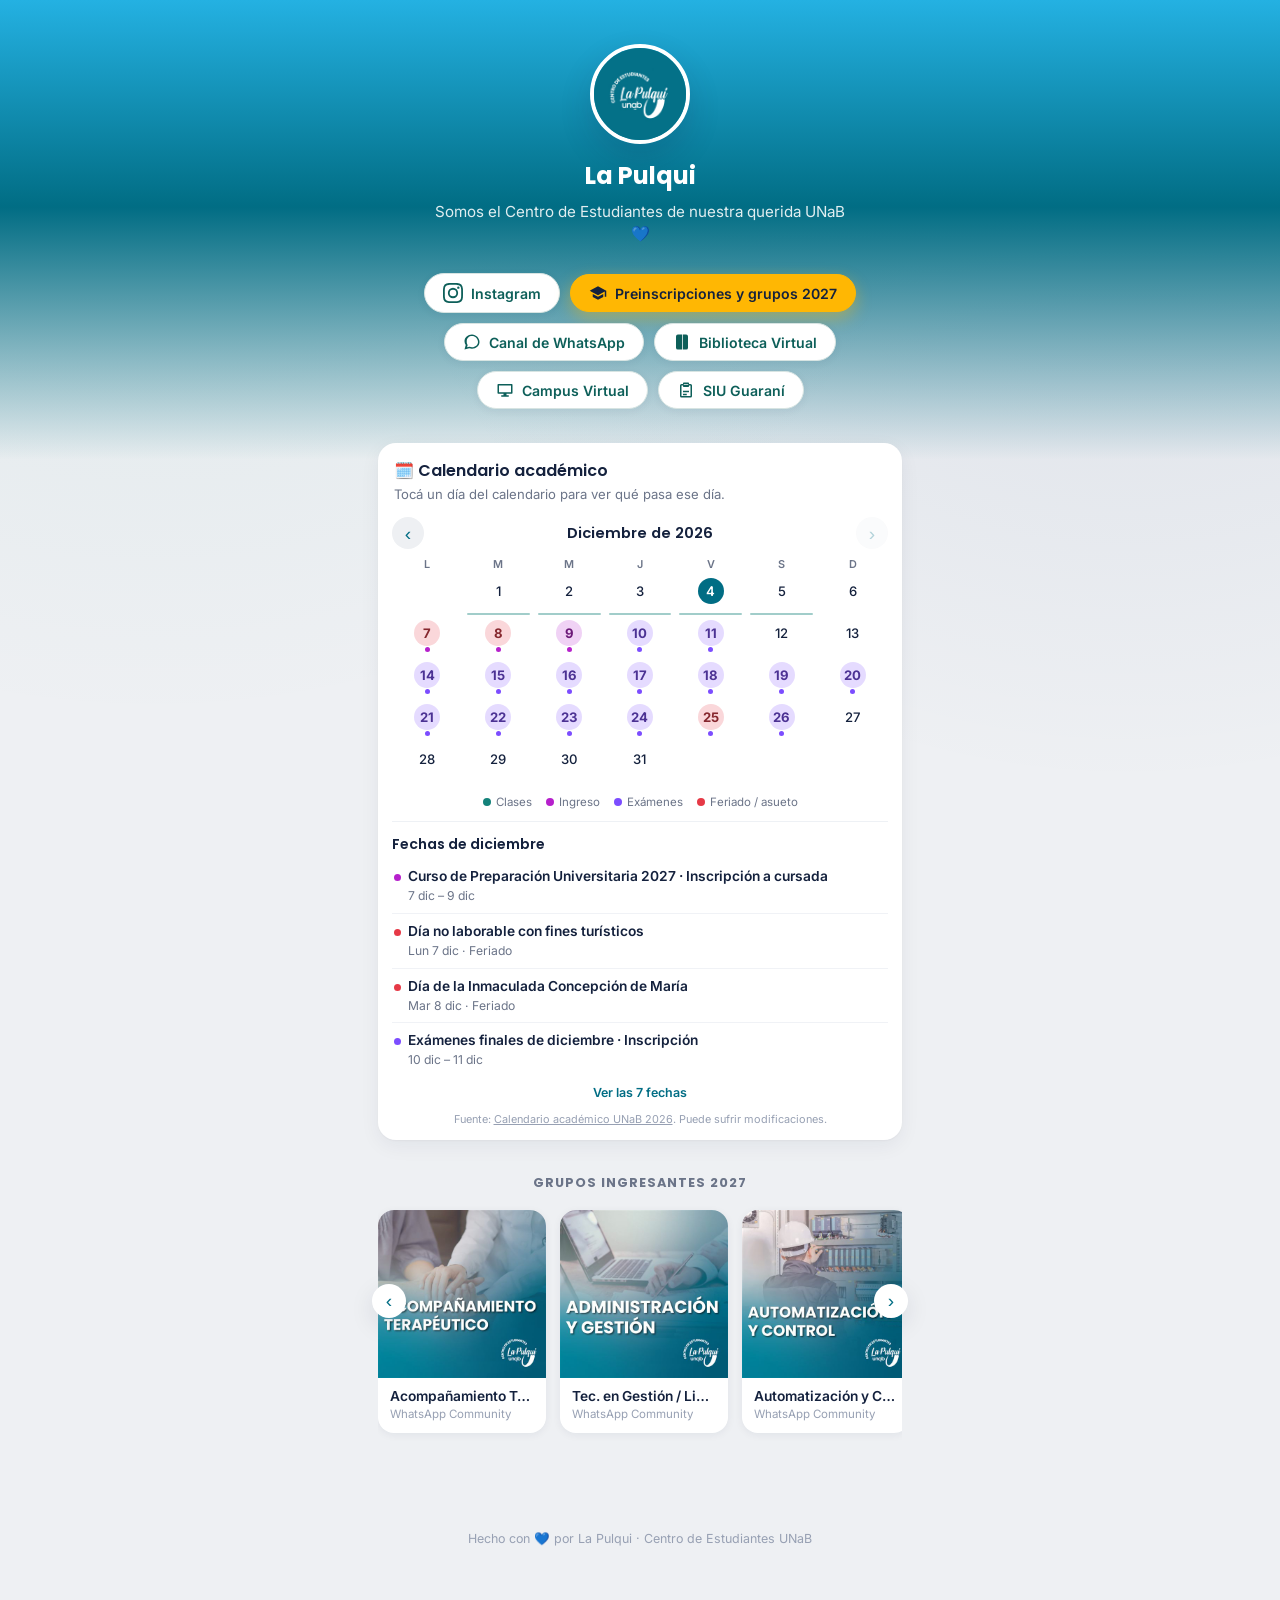
<file: index.html>
<!DOCTYPE html>
<html lang="es">
<head>
<meta charset="UTF-8" />
<meta name="viewport" content="width=device-width, initial-scale=1.0" />
<title>La Pulqui — Centro de Estudiantes UNaB</title>
<meta name="description" content="Links de La Pulqui, Centro de Estudiantes de la UNaB" />
<link rel="icon" href="assets/avatar.png" />
<link rel="preconnect" href="https://fonts.googleapis.com">
<link rel="preconnect" href="https://fonts.gstatic.com" crossorigin>
<link href="https://fonts.googleapis.com/css2?family=Poppins:wght@500;600;700&family=Inter:wght@400;500;600;700&display=swap" rel="stylesheet">
<link rel="stylesheet" href="style.css" />
</head>
<body>

  <div class="hero-gradient" aria-hidden="true"></div>
  <div class="bg-decor" id="bg-decor" aria-hidden="true"></div>

  <header class="profile__hero">
    <img class="profile__avatar" src="assets/avatar.png" alt="La Pulqui" />
    <h1 class="profile__name">La Pulqui</h1>
    <p class="profile__description"></p>
  </header>

  <main class="page">

    <div class="hero-links" id="hero-links">
      <a class="profile__social" id="instagram-link" href="#" target="_blank" rel="noopener noreferrer" aria-label="Instagram">
        <svg viewBox="0 0 24 24" width="20" height="20" fill="currentColor" aria-hidden="true">
          <path d="M12 2.2c3.2 0 3.58.01 4.85.07 3.25.15 4.77 1.69 4.92 4.92.06 1.27.07 1.65.07 4.85s-.01 3.58-.07 4.85c-.15 3.23-1.66 4.77-4.92 4.92-1.27.06-1.64.07-4.85.07s-3.58-.01-4.85-.07c-3.26-.15-4.77-1.7-4.92-4.92-.06-1.27-.07-1.65-.07-4.85s.02-3.58.07-4.85c.15-3.23 1.66-4.77 4.92-4.92 1.27-.06 1.65-.07 4.85-.07zM12 0C8.74 0 8.33.01 7.05.07 2.7.27.27 2.69.07 7.05.01 8.33 0 8.74 0 12s.01 3.67.07 4.95c.2 4.36 2.62 6.78 6.98 6.98C8.33 23.99 8.74 24 12 24s3.67-.01 4.95-.07c4.35-.2 6.78-2.62 6.98-6.98.06-1.28.07-1.69.07-4.95s-.01-3.67-.07-4.95c-.2-4.35-2.62-6.78-6.98-6.98C15.67.01 15.26 0 12 0zm0 5.84A6.16 6.16 0 1 0 18.16 12 6.16 6.16 0 0 0 12 5.84zM12 16a4 4 0 1 1 4-4 4 4 0 0 1-4 4zm6.4-11.85a1.44 1.44 0 1 0 1.44 1.44 1.44 1.44 0 0 0-1.44-1.44z"/>
        </svg>
        <span>Instagram</span>
      </a>
    </div>

    <!-- ACTIVIDADES ABIERTAS: se llena solo desde Google Sheets -->
    <section id="actividades" class="activities" hidden>
      <h2 class="activities__title">📅 Actividades abiertas</h2>
      <ul id="activities-list" class="activities__list"></ul>
    </section>

    <!-- CALENDARIO ACADÉMICO: siempre abre en el mes actual (calendar.js) -->
    <section class="calendar" data-scope="general" data-title="🗓️ Calendario académico" data-help="Tocá un día del calendario para ver qué pasa ese día."></section>

    <!-- GRUPOS INGRESANTES: un carrusel de tarjetas con imagen por año -->
    <div id="groups-container" class="groups-container"></div>

    <div id="sections"></div>

    <footer class="footer">
      <p>Hecho con 💙 por La Pulqui · Centro de Estudiantes UNaB</p>
    </footer>

  </main>

  <script src="config.js"></script>
  <script src="common.js"></script>
  <script src="calendar-data.js"></script>
  <script src="calendar.js"></script>
  <script src="script.js"></script>
</body>
</html>
</file>
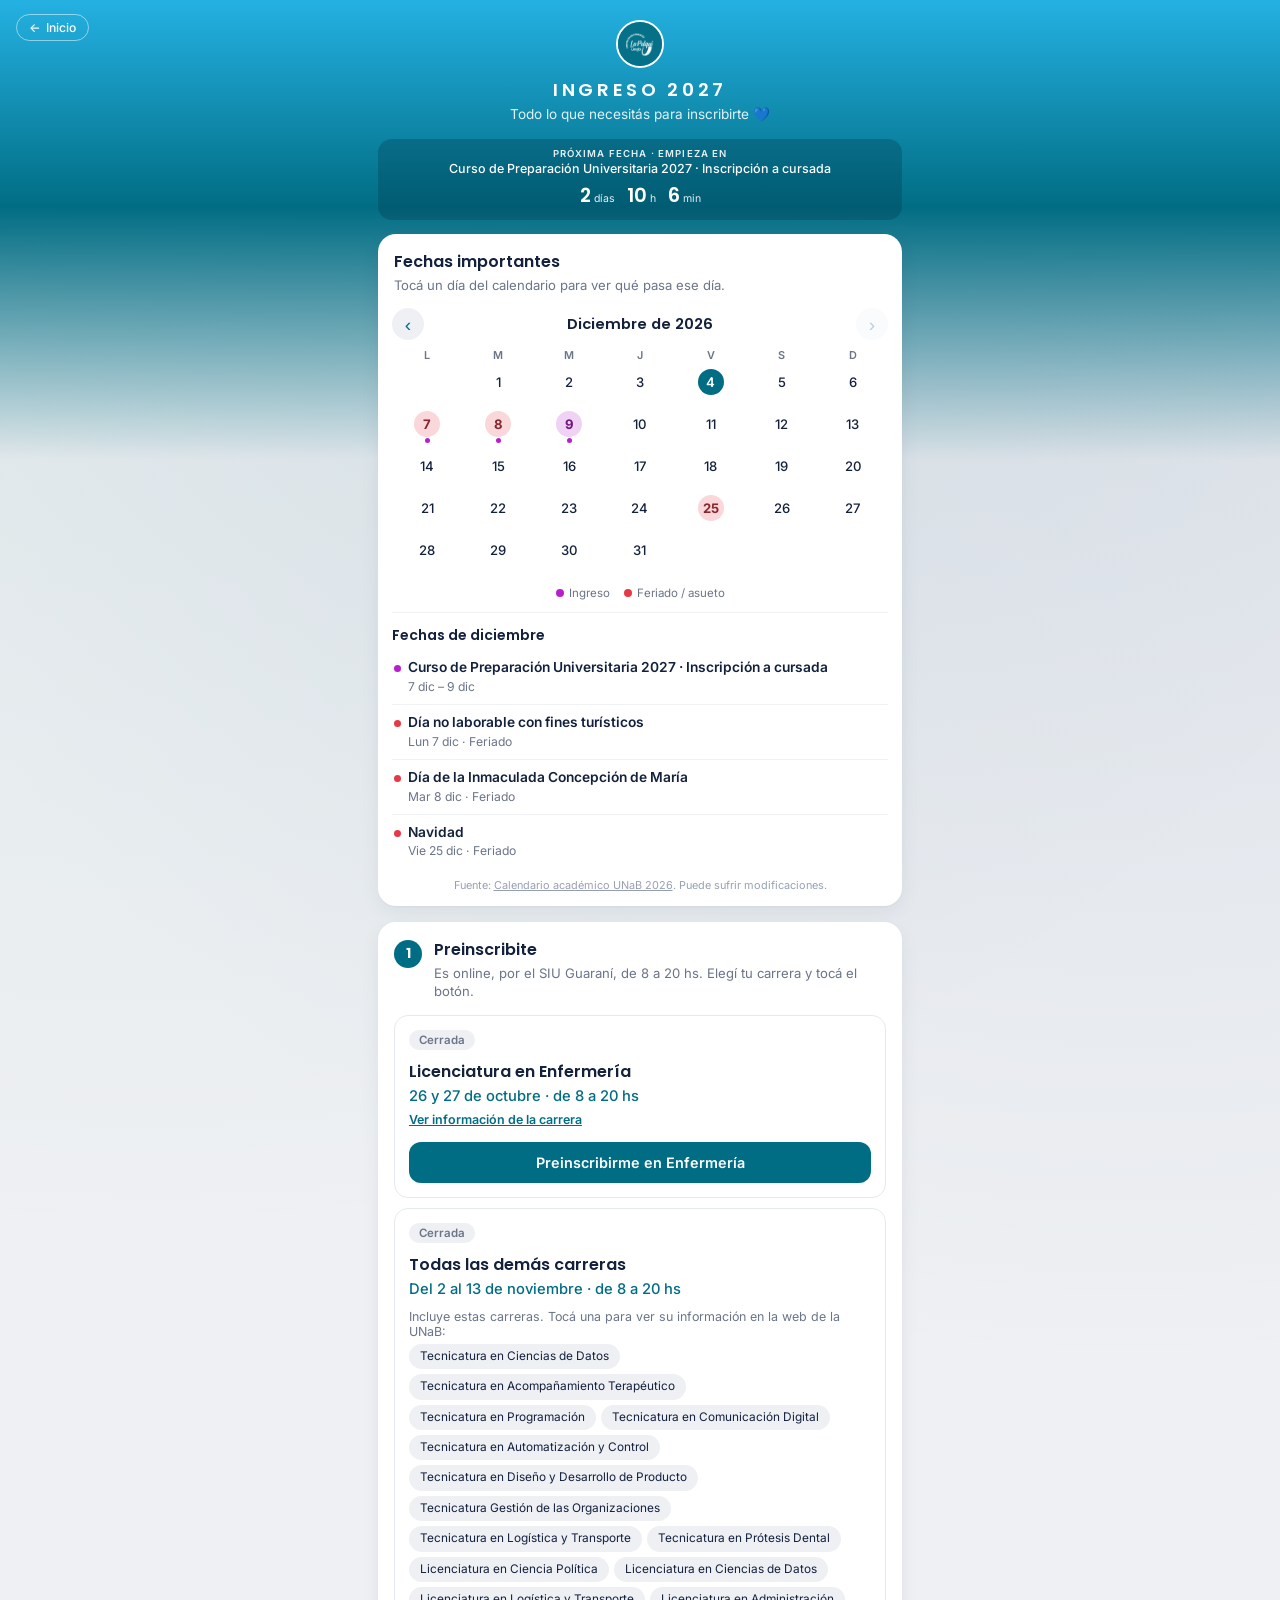
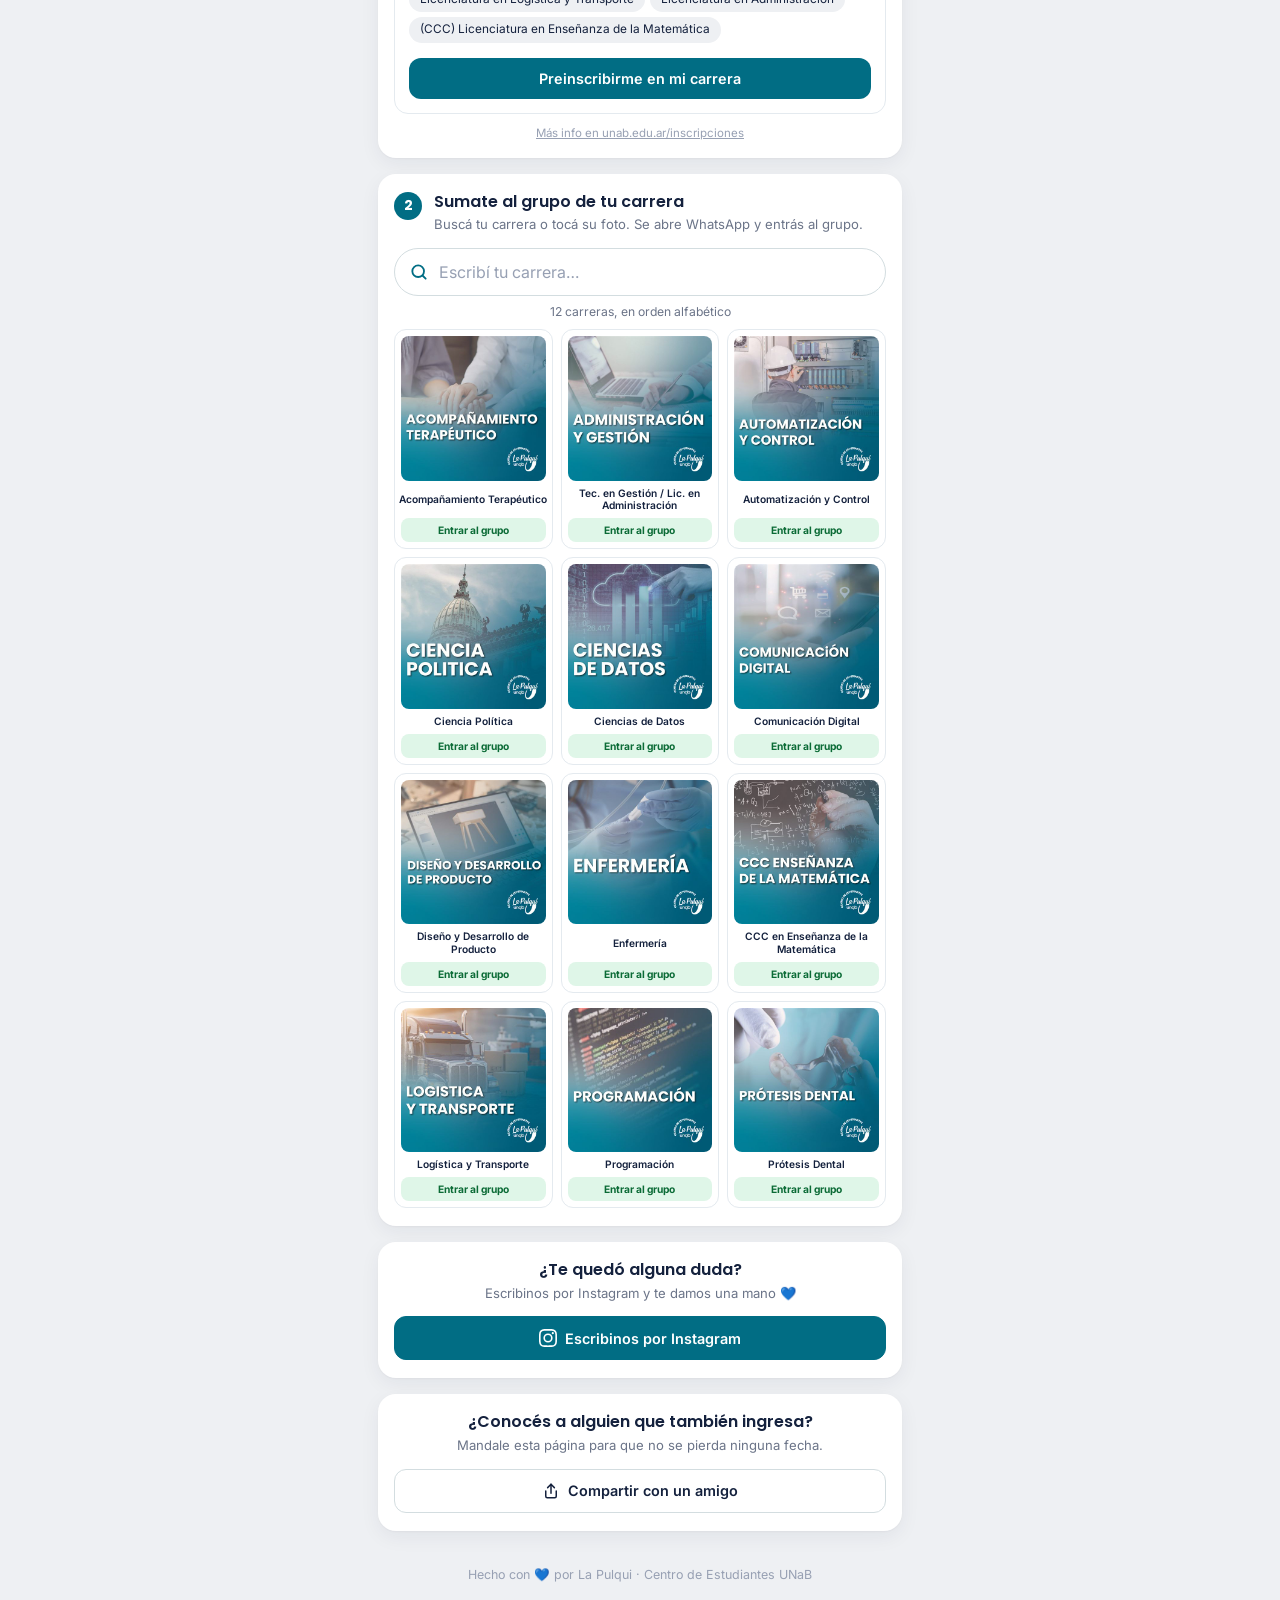
<file: ingresantes-2027.html>
<!DOCTYPE html>
<html lang="es">
<head>
<meta charset="UTF-8" />
<meta name="viewport" content="width=device-width, initial-scale=1.0" />
<title>Ingreso 2027 — La Pulqui</title>
<meta name="description" content="Preinscripciones y grupos de WhatsApp por carrera para ingresantes 2027 de la UNaB, por La Pulqui Centro de Estudiantes" />
<link rel="icon" href="assets/avatar.png" />
<link rel="preconnect" href="https://fonts.googleapis.com">
<link rel="preconnect" href="https://fonts.gstatic.com" crossorigin>
<link href="https://fonts.googleapis.com/css2?family=Poppins:wght@500;600;700&family=Inter:wght@400;500;600;700&display=swap" rel="stylesheet">
<link rel="stylesheet" href="style.css" />
</head>
<body class="page-ingresantes">

  <div class="hero-gradient" aria-hidden="true"></div>
  <div class="bg-decor" id="bg-decor" aria-hidden="true"></div>

  <header class="profile__hero">
    <a class="back-chip" href="/" aria-label="Volver al inicio">
      <span aria-hidden="true">←</span> Inicio
    </a>
    <img class="profile__avatar" src="assets/avatar.png" alt="La Pulqui" />
    <h1 class="profile__name" id="page-title"></h1>
    <p class="profile__description" id="page-description"></p>
    <!-- Cuenta regresiva a la próxima fecha de ingreso (ingresantes-2027.js) -->
    <div class="countdown" id="countdown" role="timer" hidden></div>
  </header>

  <main class="page">

    <!-- FECHAS IMPORTANTES: calendario con solo lo relevante para ingresantes -->
    <section class="block calendar" data-scope="ingresantes" data-title="Fechas importantes" data-help="Tocá un día del calendario para ver qué pasa ese día."></section>

    <!-- PASO 1: preinscripciones (se arma desde CONFIG.enrollment) -->
    <section class="block enrollment" id="enrollment" aria-labelledby="enrollment-title" hidden></section>

    <!-- PASO 2: grupos de WhatsApp por carrera -->
    <section class="block finder" aria-labelledby="finder-title">
      <header class="block-head">
        <span class="block-head__num" aria-hidden="true">2</span>
        <div class="block-head__text">
          <h2 class="block-head__title" id="finder-title">Sumate al grupo de tu carrera</h2>
          <p class="block-head__help">Buscá tu carrera o tocá su foto. Se abre WhatsApp y entrás al grupo.</p>
        </div>
      </header>

      <div class="finder__box">
        <svg class="finder__icon" viewBox="0 0 24 24" width="20" height="20" fill="none" stroke="currentColor" stroke-width="2.2" stroke-linecap="round" aria-hidden="true">
          <circle cx="11" cy="11" r="7"></circle>
          <path d="M20 20l-3.5-3.5"></path>
        </svg>
        <input
          class="finder__input"
          id="finder-input"
          type="search"
          placeholder="Escribí tu carrera…"
          aria-label="Buscá tu carrera"
          autocomplete="off"
          autocapitalize="none"
          spellcheck="false"
          enterkeyhint="go"
          aria-controls="finder-results"
        />
        <button class="finder__clear" id="finder-clear" type="button" aria-label="Borrar búsqueda" hidden>×</button>
      </div>

      <p class="finder__count" id="finder-count" role="status" aria-live="polite"></p>

      <ul class="finder__results" id="finder-results"></ul>

      <div class="finder__empty" id="finder-empty" hidden>
        <p>No encontramos esa carrera 🤔</p>
        <p class="finder__empty-hint">Probá con otras letras, o escribinos y te ayudamos:</p>
        <div class="hero-links" id="empty-links"></div>
      </div>
    </section>

    <!-- CONTACTO -->
    <section class="block block--center contact" aria-labelledby="contact-title">
      <header class="block-head">
        <div class="block-head__text">
          <h2 class="block-head__title" id="contact-title">¿Te quedó alguna duda?</h2>
          <p class="block-head__help">Escribinos por Instagram y te damos una mano 💙</p>
        </div>
      </header>
      <a class="contact__btn contact__btn--primary" id="contact-instagram" href="#" target="_blank" rel="noopener noreferrer">
        <svg viewBox="0 0 24 24" width="18" height="18" fill="currentColor" aria-hidden="true"><path d="M12 2.2c3.2 0 3.58.01 4.85.07 3.25.15 4.77 1.69 4.92 4.92.06 1.27.07 1.65.07 4.85s-.01 3.58-.07 4.85c-.15 3.23-1.66 4.77-4.92 4.92-1.27.06-1.64.07-4.85.07s-3.58-.01-4.85-.07c-3.26-.15-4.77-1.7-4.92-4.92-.06-1.27-.07-1.65-.07-4.85s.02-3.58.07-4.85c.15-3.23 1.66-4.77 4.92-4.92 1.27-.06 1.65-.07 4.85-.07zM12 0C8.74 0 8.33.01 7.05.07 2.7.27.27 2.69.07 7.05.01 8.33 0 8.74 0 12s.01 3.67.07 4.95c.2 4.36 2.62 6.78 6.98 6.98C8.33 23.99 8.74 24 12 24s3.67-.01 4.95-.07c4.35-.2 6.78-2.62 6.98-6.98.06-1.28.07-1.69.07-4.95s-.01-3.67-.07-4.95c-.2-4.35-2.62-6.78-6.98-6.98C15.67.01 15.26 0 12 0zm0 5.84A6.16 6.16 0 1 0 18.16 12 6.16 6.16 0 0 0 12 5.84zM12 16a4 4 0 1 1 4-4 4 4 0 0 1-4 4zm6.4-11.85a1.44 1.44 0 1 0 1.44 1.44 1.44 1.44 0 0 0-1.44-1.44z"/></svg>
        <span>Escribinos por Instagram</span>
      </a>
    </section>

    <!-- COMPARTIR -->
    <section class="block block--center share" aria-labelledby="share-title">
      <header class="block-head">
        <div class="block-head__text">
          <h2 class="block-head__title" id="share-title">¿Conocés a alguien que también ingresa?</h2>
          <p class="block-head__help">Mandale esta página para que no se pierda ninguna fecha.</p>
        </div>
      </header>
      <button class="contact__btn" id="share-btn" type="button">
        <svg viewBox="0 0 24 24" width="18" height="18" fill="none" stroke="currentColor" stroke-width="2" stroke-linecap="round" stroke-linejoin="round" aria-hidden="true"><path d="M12 15V3"/><path d="M7.5 7.5L12 3l4.5 4.5"/><path d="M5 12v7a2 2 0 0 0 2 2h10a2 2 0 0 0 2-2v-7"/></svg>
        <span>Compartir con un amigo</span>
      </button>
      <p class="contact__toast" id="share-toast" role="status" hidden></p>
    </section>

    <footer class="footer">
      <p>Hecho con 💙 por La Pulqui · Centro de Estudiantes UNaB</p>
    </footer>

  </main>

  <script src="config.js"></script>
  <script src="common.js"></script>
  <script src="calendar-data.js"></script>
  <script src="calendar.js"></script>
  <script src="ingresantes-2027.js"></script>
</body>
</html>
</file>
<file: style.css>
/* ============================================================
   VARIABLES — tocá estos valores para cambiar el look del sitio
   ============================================================ */
:root {
  --bg: #eef0f3;
  --bg-accent: #e4e9f4;
  --card-bg: #ffffff;
  --card-bg-hover: #fafbff;
  --text-main: #14213d;
  --text-muted: #6b7488;
  --text-soft: #97a0b3;
  --brand: #016d84;
  --brand-teal: #14827a;
  --brand-teal-dark: #0d5f59;
  --accent: #ffb703;
  --hero-light: #24b1e2;
  --hero-dark: #016d84;
  --shadow-sm: 0 2px 8px rgba(20, 33, 61, 0.06);
  --shadow-md: 0 8px 24px rgba(20, 33, 61, 0.10);
  --shadow-lg: 0 14px 32px rgba(20, 33, 61, 0.16);
  --shadow-soft: 0 1px 2px rgba(20, 33, 61, 0.04), 0 6px 20px rgba(20, 33, 61, 0.06);
  --radius-lg: 20px;
  --radius-md: 16px;
  --radius-sm: 12px;
  --radius-pill: 999px;
  --max-width: 560px;
  --font-heading: "Poppins", "Inter", sans-serif;
  --font-body: "Inter", "Segoe UI", sans-serif;
}

* { box-sizing: border-box; }

html, body {
  margin: 0;
  padding: 0;
  font-family: var(--font-body);
  background:
    radial-gradient(circle at 12% -10%, rgba(20, 130, 122, 0.10), transparent 42%),
    radial-gradient(circle at 88% 0%, rgba(11, 46, 107, 0.10), transparent 40%),
    var(--bg);
  color: var(--text-main);
  min-height: 100%;
  overflow-x: hidden;
  -webkit-font-smoothing: antialiased;
}

/* ---------- Degradado de fondo detrás del header ---------- */
/* Parte del fondo de la página (no una tarjeta aparte): se desvanece hacia
   abajo hasta fundirse con el fondo normal, y la lluvia de adornos (.bg-decor)
   cae por encima, no por detrás. */
.hero-gradient {
  position: absolute;
  top: 0;
  left: 0;
  right: 0;
  height: 460px;
  background: linear-gradient(
    180deg,
    var(--hero-light) 0%,
    var(--hero-dark) 45%,
    rgba(1, 109, 132, 0) 100%
  );
  pointer-events: none;
  z-index: 0;
}

@media (max-width: 480px) {
  .hero-gradient { height: 380px; }
}

/* ---------- Adornos de fondo (decoración animada, sutil) ---------- */
.bg-decor {
  position: fixed;
  inset: 0;
  overflow: hidden;
  pointer-events: none;
  z-index: 0;
}

.bg-decor__particle {
  position: absolute;
  top: -60px;
  will-change: transform;
  animation-name: decor-fall;
  animation-timing-function: linear;
  animation-iteration-count: infinite;
}

@keyframes decor-fall {
  from { transform: translateY(0) translateX(0) rotate(0deg); }
  50%  { transform: translateY(55vh) translateX(var(--drift, 16px)) rotate(calc(var(--spin, 180deg) / 2)); }
  to   { transform: translateY(115vh) translateX(0) rotate(var(--spin, 180deg)); }
}

@media (prefers-reduced-motion: reduce) {
  .bg-decor__particle { animation: none; }
}

.page {
  position: relative;
  z-index: 1;
  max-width: var(--max-width);
  margin: 0 auto;
  padding: 18px 18px 56px;
  display: flex;
  flex-direction: column;
  gap: 34px;
}

/* ---------- Actividades abiertas ---------- */
.activities {
  background: linear-gradient(135deg, #ffffff, #fbf7ee);
  border: 1px solid #f2dfa8;
  border-radius: var(--radius-lg);
  padding: 18px 18px 20px;
  box-shadow: var(--shadow-md);
}

.activities__title {
  margin: 0 0 14px;
  font-family: var(--font-heading);
  font-size: 1rem;
  font-weight: 600;
  color: var(--text-main);
}

.activities__list {
  list-style: none;
  margin: 0;
  padding: 0;
  display: flex;
  flex-direction: column;
  gap: 10px;
}

.activities__item a {
  position: relative;
  overflow: hidden;
  display: flex;
  align-items: center;
  gap: 14px;
  text-decoration: none;
  color: var(--text-main);
  background: var(--card-bg);
  border-radius: var(--radius-sm);
  padding: 11px 14px;
  box-shadow: var(--shadow-sm);
  transition: transform 0.18s ease, box-shadow 0.18s ease;
}

.activities__item a:hover {
  transform: translateY(-2px);
  box-shadow: var(--shadow-md);
}

/* Cintita "Últimos cupos" en la esquina, la activa un script aparte en
   Google Sheets cuando quedan menos de 10 lugares en el formulario.
   El "wrap" es una cajita fija en la esquina que recorta la cinta
   rotada, así siempre queda prolija sin importar la altura de la tarjeta. */
.activities__ribbon-wrap {
  position: absolute;
  top: 0;
  right: 0;
  width: 72px;
  height: 72px;
  overflow: hidden;
  pointer-events: none;
}

.activities__ribbon {
  position: absolute;
  top: 15px;
  right: -23px;
  width: 104px;
  transform: rotate(45deg);
  transform-origin: center;
  background: #e63946;
  color: #fff;
  font-family: var(--font-heading);
  font-size: 0.55rem;
  font-weight: 700;
  letter-spacing: 0.02em;
  text-transform: uppercase;
  text-align: center;
  padding: 3px 0;
  box-shadow: 0 2px 6px rgba(0, 0, 0, 0.18);
  white-space: nowrap;
}

.activities__date {
  flex: 0 0 auto;
  font-family: var(--font-heading);
  font-size: 0.72rem;
  font-weight: 700;
  background: var(--brand);
  color: #fff;
  padding: 6px 9px;
  border-radius: 10px;
  text-align: center;
  line-height: 1.15;
  min-width: 44px;
  text-transform: uppercase;
}

.activities__date span { display: block; }

.activities__date--undated {
  background: var(--accent);
  color: var(--text-main);
  min-width: 0;
  padding: 6px 10px;
  white-space: nowrap;
}

.activities__name {
  font-weight: 600;
  font-size: 0.94rem;
}

/* ---------- Perfil ---------- */
/* El color vive en .hero-gradient (parte del fondo); este bloque solo
   ubica el avatar/nombre/descripción por encima, sin caja ni borde propio. */
.profile__hero {
  position: relative;
  z-index: 1;
  margin: 0;
  padding: 44px 20px 10px;
  display: flex;
  flex-direction: column;
  align-items: center;
  text-align: center;
  gap: 8px;
}

.profile__avatar {
  width: 100px;
  height: 100px;
  border-radius: 50%;
  object-fit: cover;
  box-shadow: var(--shadow-lg);
  border: 4px solid #ffffff;
  margin-bottom: 6px;
}

.profile__name {
  margin: 0;
  font-family: var(--font-heading);
  font-size: 1.5rem;
  font-weight: 700;
  color: #ffffff;
}

.profile__description {
  margin: 0;
  color: rgba(255, 255, 255, 0.88);
  font-size: 0.95rem;
  max-width: 420px;
  line-height: 1.45;
}

.hero-links {
  display: flex;
  flex-wrap: wrap;
  align-items: center;
  justify-content: center;
  gap: 10px;
}

.profile__social {
  display: inline-flex;
  align-items: center;
  gap: 8px;
  color: var(--brand-teal-dark);
  text-decoration: none;
  font-weight: 600;
  font-size: 0.88rem;
  background: var(--card-bg);
  border: 1.5px solid #d7e4e2;
  padding: 9px 18px;
  border-radius: var(--radius-pill);
  box-shadow: var(--shadow-sm);
  transition: transform 0.18s ease, box-shadow 0.18s ease, background 0.18s ease;
}

.profile__social:hover {
  background: var(--card-bg-hover);
  transform: translateY(-2px);
  box-shadow: var(--shadow-md);
}

/* Botón destacado (ej: Preinscripciones y grupos 2027) */
.profile__social--highlight {
  background: var(--accent);
  border-color: var(--accent);
  color: var(--text-main);
  box-shadow: 0 6px 16px rgba(255, 183, 3, 0.4);
}

.profile__social--highlight:hover {
  background: #ffc233;
}

.profile__social--outline:hover {
  background: var(--card-bg-hover);
}

/* ---------- Secciones genéricas ---------- */
.section {
  display: flex;
  flex-direction: column;
  gap: 14px;
}

.section__title {
  margin: 0;
  font-family: var(--font-heading);
  font-size: 0.8rem;
  letter-spacing: 0.08em;
  text-transform: uppercase;
  color: var(--text-muted);
  font-weight: 700;
  text-align: center;
}

/* ---------- Carrusel de grupos ---------- */
.groups-container {
  display: flex;
  flex-direction: column;
  gap: 34px;
}

.carousel {
  position: relative;
}

.carousel__track {
  list-style: none;
  margin: 0;
  padding: 4px 2px 10px;
  display: flex;
  gap: 14px;
  overflow-x: auto;
  scroll-snap-type: x proximity;
  scrollbar-width: none;
}

.carousel__track::-webkit-scrollbar { display: none; }

.group-card {
  scroll-snap-align: start;
  flex: 0 0 auto;
  width: 168px;
  background: var(--card-bg);
  border-radius: var(--radius-md);
  overflow: hidden;
  box-shadow: var(--shadow-sm);
  text-decoration: none;
  color: var(--text-main);
  display: block;
  transition: transform 0.2s ease, box-shadow 0.2s ease;
}

.group-card:hover {
  transform: translateY(-4px);
  box-shadow: var(--shadow-lg);
}

.group-card__media {
  position: relative;
  width: 100%;
  aspect-ratio: 1 / 1;
  overflow: hidden;
}

.group-card__media img {
  width: 100%;
  height: 100%;
  object-fit: cover;
  display: block;
}

.group-card__body {
  padding: 10px 12px 12px;
}

.group-card__name {
  display: block;
  font-weight: 600;
  font-size: 0.86rem;
  margin-bottom: 3px;
  overflow: hidden;
  text-overflow: ellipsis;
  white-space: nowrap;
}

.group-card__subtitle {
  display: block;
  font-size: 0.72rem;
  color: var(--text-soft);
}

.carousel__arrow {
  position: absolute;
  top: 40%;
  transform: translateY(-50%);
  width: 34px;
  height: 34px;
  border-radius: 50%;
  border: none;
  background: #ffffff;
  color: var(--brand);
  box-shadow: var(--shadow-md);
  font-size: 1.2rem;
  line-height: 1;
  cursor: pointer;
  display: flex;
  align-items: center;
  justify-content: center;
  z-index: 3;
}

.carousel__arrow--prev { left: -6px; }
.carousel__arrow--next { right: -6px; }

.carousel__arrow:hover { background: var(--bg-accent); }

@media (max-width: 480px) {
  .carousel__arrow { display: none; }
}

/* ---------- Bloques con encabezado (páginas de ingreso y calendario) ---------- */
/* Cada cosa va en su propio bloque, con título, una frase que explica qué
   hacer y botones con texto explícito. */
.block {
  background: var(--card-bg);
  border-radius: 18px;
  padding: 18px 16px;
  box-shadow: var(--shadow-soft);
}

.block[hidden] { display: none; }

.block-head {
  display: flex;
  align-items: flex-start;
  gap: 12px;
  margin-bottom: 14px;
  text-align: left;
}

.block-head__num {
  flex: 0 0 auto;
  width: 28px;
  height: 28px;
  border-radius: 50%;
  background: var(--brand);
  color: #fff;
  font-family: var(--font-heading);
  font-size: 0.85rem;
  font-weight: 700;
  display: flex;
  align-items: center;
  justify-content: center;
}

.block-head__text { min-width: 0; }

.block-head__title {
  margin: 0;
  font-family: var(--font-heading);
  font-size: 1rem;
  font-weight: 600;
  line-height: 1.3;
}

.block-head__help {
  margin: 3px 0 0;
  font-size: 0.82rem;
  line-height: 1.4;
  color: var(--text-muted);
}

.block--center { text-align: center; }
.block--center .block-head { justify-content: center; text-align: center; }

/* ---------- Página de ingreso 2027 (ingresantes-2027.html) ---------- */
.page-ingresantes .profile__hero { padding: 20px 18px 0; gap: 2px; }
.page-ingresantes .profile__avatar { width: 48px; height: 48px; border-width: 2px; margin-bottom: 6px; box-shadow: none; }
.page-ingresantes .profile__name { font-size: 1.15rem; font-weight: 600; letter-spacing: 0.2em; }
.page-ingresantes .profile__description { font-size: 0.85rem; }
.page-ingresantes .page { padding-top: 14px; gap: 16px; }

.back-chip {
  position: absolute;
  top: 14px;
  left: 16px;
  display: inline-flex;
  align-items: center;
  gap: 5px;
  padding: 5px 12px;
  border-radius: var(--radius-pill);
  border: 1px solid rgba(255, 255, 255, 0.5);
  color: #fff;
  font-weight: 500;
  font-size: 0.76rem;
  text-decoration: none;
  transition: background 0.18s ease;
}

.back-chip:hover { background: rgba(255, 255, 255, 0.18); }

/* Cuenta regresiva */
/* mismo ancho que los bloques de abajo (el contenido de .page) */
.countdown {
  width: 100%;
  max-width: calc(var(--max-width) - 36px);
  margin-top: 12px;
  padding: 9px 12px 10px;
  border-radius: 14px;
  background: rgba(0, 50, 70, 0.28);
  color: #fff;
  text-align: center;
}

.countdown[hidden] { display: none; }

.countdown__label {
  margin: 0;
  font-size: 0.6rem;
  font-weight: 600;
  letter-spacing: 0.12em;
  text-transform: uppercase;
  opacity: 0.9;
}

.countdown--live .countdown__label { color: #ffe08a; opacity: 1; }

.countdown__title {
  margin: 2px 0 5px;
  font-size: 0.78rem;
  font-weight: 500;
  line-height: 1.25;
}

.countdown__time {
  margin: 0;
  display: flex;
  justify-content: center;
  gap: 12px;
}

.countdown__unit {
  display: inline-flex;
  align-items: baseline;
  gap: 3px;
}

.countdown__num {
  font-family: var(--font-heading);
  font-size: 1.2rem;
  font-weight: 600;
  font-variant-numeric: tabular-nums;
}

.countdown__unit-label {
  font-size: 0.66rem;
  opacity: 0.9;
}

/* ---------- Paso 1: preinscripciones ---------- */
.enrollment__block {
  display: flex;
  flex-direction: column;
  gap: 3px;
  padding: 14px;
  border: 1px solid #e4eaef;
  border-radius: 14px;
}

.enrollment__block + .enrollment__block { margin-top: 10px; }

.enrollment__status {
  align-self: flex-start;
  margin-bottom: 6px;
  padding: 3px 10px;
  border-radius: var(--radius-pill);
  font-size: 0.72rem;
  font-weight: 600;
}

.enrollment__status--open { background: #dff6e8; color: #0b6b36; }
.enrollment__status--soon { background: #e8f0fe; color: #1f4fb2; }
.enrollment__status--closed { background: #eef0f3; color: #6b7488; }

.enrollment__label {
  margin: 0;
  font-family: var(--font-heading);
  font-size: 1rem;
  font-weight: 600;
}

.enrollment__dates {
  margin: 0;
  font-size: 0.92rem;
  font-weight: 500;
  color: var(--brand);
}

.enrollment__intro {
  margin: 8px 0 2px;
  font-size: 0.78rem;
  color: var(--text-muted);
}

.enrollment__careers {
  list-style: none;
  margin: 0;
  padding: 0;
  display: flex;
  flex-wrap: wrap;
  gap: 5px;
}

.enrollment__careers li { display: flex; }

.enrollment__careers a {
  padding: 5px 11px;
  border-radius: var(--radius-pill);
  background: var(--bg);
  color: var(--text-main);
  font-size: 0.74rem;
  line-height: 1.3;
  text-decoration: none;
  transition: background 0.18s ease, color 0.18s ease;
}

.enrollment__careers a:hover,
.enrollment__careers a:focus-visible {
  background: #e3f3f6;
  color: var(--brand);
  outline: none;
}

.enrollment__info {
  align-self: flex-start;
  margin-top: 4px;
  font-size: 0.78rem;
  font-weight: 600;
  color: var(--brand);
}

.enrollment__button {
  display: block;
  margin-top: 12px;
  padding: 12px 14px;
  border-radius: 12px;
  background: var(--brand);
  color: #fff;
  text-align: center;
  text-decoration: none;
  font-size: 0.9rem;
  font-weight: 600;
  transition: background 0.18s ease;
}

.enrollment__button:hover { background: #02566a; }

.enrollment__source {
  display: block;
  margin-top: 12px;
  text-align: center;
  font-size: 0.72rem;
  color: var(--text-soft);
}

/* ---------- Paso 2: buscador y grupos ---------- */
.finder__box { position: relative; }

.finder__icon {
  position: absolute;
  left: 15px;
  top: 50%;
  transform: translateY(-50%);
  color: var(--brand);
  pointer-events: none;
}

.finder__input {
  width: 100%;
  font: inherit;
  font-size: 1rem; /* 16px: evita el zoom automático de iOS al enfocar */
  padding: 13px 42px 13px 44px;
  border: 1.5px solid #d3dde0;
  border-radius: var(--radius-pill);
  background: #fff;
  color: var(--text-main);
  outline: none;
  transition: border-color 0.18s ease, box-shadow 0.18s ease;
  -webkit-appearance: none;
  appearance: none;
}

.finder__input::-webkit-search-cancel-button { display: none; }
.finder__input::placeholder { color: var(--text-soft); }

.finder__input:focus {
  border-color: var(--brand);
  box-shadow: 0 0 0 3px rgba(1, 109, 132, 0.12);
}

.finder__clear {
  position: absolute;
  right: 10px;
  top: 50%;
  transform: translateY(-50%);
  width: 26px;
  height: 26px;
  border: none;
  border-radius: 50%;
  background: #e8ecf1;
  color: var(--text-muted);
  font-size: 1.1rem;
  line-height: 1;
  cursor: pointer;
}

.finder__clear[hidden] { display: none; }

.finder__count {
  margin: 8px 0 0;
  min-height: 1em;
  font-size: 0.76rem;
  color: var(--text-muted);
  text-align: center;
}

/* Tarjetas de a tres: foto, nombre y botón "Entrar al grupo" siempre visible */
.finder__results {
  list-style: none;
  margin: 10px 0 0;
  padding: 0;
  display: grid;
  grid-template-columns: repeat(3, minmax(0, 1fr));
  gap: 8px;
}

.finder__results[hidden] { display: none; }

.tile {
  display: flex;
  flex-direction: column;
  gap: 6px;
  height: 100%;
  padding: 6px;
  border: 1px solid #e4eaef;
  border-radius: 12px;
  background: #fff;
  color: var(--text-main);
  text-decoration: none;
  transition: border-color 0.18s ease, box-shadow 0.18s ease;
  -webkit-tap-highlight-color: transparent;
}

.tile:hover,
.tile:focus-visible {
  border-color: var(--brand);
  box-shadow: var(--shadow-sm);
  outline: none;
}

.tile__media {
  display: block;
  aspect-ratio: 1 / 1;
  border-radius: 8px;
  overflow: hidden;
}

.tile__img {
  width: 100%;
  height: 100%;
  object-fit: cover;
  display: block;
}

.tile__name {
  flex: 1 1 auto;
  display: flex;
  align-items: center;
  justify-content: center;
  font-size: 0.64rem;
  font-weight: 600;
  line-height: 1.25;
  text-align: center;
  margin: 0 -3px; /* un poco más de ancho para que las palabras largas entren enteras */
  overflow-wrap: break-word;
}

.tile__cta {
  display: block;
  padding: 6px 2px;
  border-radius: 8px;
  background: #dff6e8;
  color: #0b6b36;
  font-size: 0.64rem;
  font-weight: 700;
  text-align: center;
  white-space: nowrap;
}

/* en pantallas muy angostas el botón dice solo "Entrar" */
@media (max-width: 360px) {
  .tile__cta-rest { display: none; }
}

.tile:hover .tile__cta { background: #c9efd8; }

/* Mientras se busca: lista de a una, foto chica + nombre + botón */
.finder__results.is-searching { grid-template-columns: 1fr; }

.is-searching .tile {
  flex-direction: row;
  align-items: center;
  gap: 12px;
  height: auto;
}

.is-searching .tile__media { flex: 0 0 auto; width: 58px; border-radius: 10px; }

.is-searching .tile__name {
  margin: 0;
  min-height: 0;
  justify-content: flex-start;
  text-align: left;
  font-size: 0.9rem;
}

.is-searching .tile__cta { flex: 0 0 auto; padding: 8px 12px; font-size: 0.8rem; border-radius: 10px; }
.is-searching .tile__cta-rest { display: inline; }

.finder__empty {
  text-align: center;
  padding: 8px 0 2px;
}

.finder__empty[hidden] { display: none; }
.finder__empty p { margin: 0 0 4px; font-size: 0.92rem; font-weight: 600; }

.finder__empty-hint {
  font-weight: 400 !important;
  font-size: 0.82rem !important;
  color: var(--text-muted);
  margin-bottom: 10px !important;
}

/* ---------- Contacto y compartir ---------- */
.contact__btn {
  display: flex;
  align-items: center;
  justify-content: center;
  gap: 8px;
  width: 100%;
  padding: 12px 16px;
  border-radius: 12px;
  border: 1.5px solid #d3dde0;
  background: #fff;
  color: var(--text-main);
  font: inherit;
  font-size: 0.9rem;
  font-weight: 600;
  text-decoration: none;
  cursor: pointer;
  transition: background 0.18s ease;
}

.contact__btn:hover { background: var(--bg); }

.contact__btn--primary {
  background: var(--brand);
  border-color: var(--brand);
  color: #fff;
}

.contact__btn--primary:hover { background: #02566a; }

.contact__toast {
  margin: 10px 0 0;
  font-size: 0.82rem;
  font-weight: 600;
  color: #0b6b36;
}

.contact__toast[hidden] { display: none; }

/* ---------- Calendario (calendar.js) ---------- */
.calendar {
  background: var(--card-bg);
  border-radius: 18px;
  padding: 18px 14px 14px;
  box-shadow: var(--shadow-soft);
}

.calendar .block-head { padding: 0 2px; }

.calendar__nav {
  display: flex;
  align-items: center;
  gap: 4px;
  margin-bottom: 8px;
}

.calendar__month {
  flex: 1 1 auto;
  margin: 0;
  text-align: center;
  font-family: var(--font-heading);
  font-weight: 600;
  font-size: 0.92rem;
}

.calendar__arrow {
  flex: 0 0 auto;
  width: 32px;
  height: 32px;
  border: none;
  border-radius: 50%;
  background: var(--bg);
  color: var(--brand);
  font-size: 1.2rem;
  line-height: 1;
  cursor: pointer;
}

.calendar__arrow:hover:not(:disabled) { background: var(--bg-accent); }
.calendar__arrow:disabled { opacity: 0.3; cursor: default; }

.calendar__today {
  flex: 0 0 auto;
  border: 1.5px solid var(--brand);
  background: none;
  color: var(--brand);
  font: inherit;
  font-size: 0.72rem;
  font-weight: 700;
  padding: 4px 10px;
  border-radius: var(--radius-pill);
  cursor: pointer;
}

.calendar__today[hidden] { display: none; }

.calendar__weekdays,
.calendar__grid {
  display: grid;
  grid-template-columns: repeat(7, minmax(0, 1fr));
}

.calendar__weekdays span {
  text-align: center;
  font-size: 0.68rem;
  font-weight: 600;
  color: var(--text-muted);
  padding-bottom: 4px;
}

.cal-day {
  position: relative;
  min-height: 42px;
  padding: 3px 0 0;
  border: none;
  border-radius: 8px;
  background: none;
  font: inherit;
  color: var(--text-main);
  display: flex;
  flex-direction: column;
  align-items: center;
  gap: 1px;
  cursor: pointer;
  -webkit-tap-highlight-color: transparent;
}

.cal-day--blank { cursor: default; }
.cal-day:not(.cal-day--blank):hover { background: var(--bg); }

.cal-day__num {
  width: 26px;
  height: 26px;
  border-radius: 50%;
  display: flex;
  align-items: center;
  justify-content: center;
  font-size: 0.82rem;
  font-weight: 500;
}

/* Día con fechas: el número queda sobre un círculo del color del tipo de fecha */
.cal-day.has-event .cal-day__num {
  background: color-mix(in srgb, var(--cat) 20%, #fff);
  color: color-mix(in srgb, var(--cat) 55%, #111);
  font-weight: 700;
}

/* Si además es hoy, se mantiene el relleno de hoy con un aro del color de la fecha */
.cal-day.is-today.has-event .cal-day__num {
  background: var(--brand);
  color: #fff;
  box-shadow: 0 0 0 2px #fff, 0 0 0 4px var(--cat);
}

.cal-day.is-today .cal-day__num {
  background: var(--brand);
  color: #fff;
  font-weight: 600;
}

.cal-day.is-selected { background: #e8f3f6; }

.cal-day__marks {
  display: flex;
  justify-content: center;
  gap: 2px;
  min-height: 5px;
}

.cal-day__dot {
  width: 5px;
  height: 5px;
  border-radius: 50%;
}

.cal-day__bars {
  position: absolute;
  left: 4px;
  right: 4px;
  bottom: 2px;
  display: flex;
  flex-direction: column;
  gap: 1px;
}

.cal-day__bar {
  height: 2px;
  border-radius: 1px;
  opacity: 0.4;
}

.calendar__legend {
  list-style: none;
  margin: 10px 0 0;
  padding: 0;
  display: flex;
  flex-wrap: wrap;
  justify-content: center;
  gap: 4px 14px;
}

.calendar__legend-item {
  display: inline-flex;
  align-items: center;
  gap: 5px;
  font-size: 0.72rem;
  color: var(--text-muted);
}

.calendar__swatch {
  width: 8px;
  height: 8px;
  border-radius: 50%;
}

.calendar__list-head {
  margin-top: 12px;
  padding-top: 12px;
  border-top: 1px solid #eef1f5;
  display: flex;
  align-items: baseline;
  justify-content: space-between;
  gap: 10px;
}

.calendar__list-title {
  margin: 0;
  font-family: var(--font-heading);
  font-size: 0.88rem;
  font-weight: 600;
}

.calendar__showall,
.calendar__more {
  border: none;
  background: none;
  color: var(--brand);
  font: inherit;
  font-size: 0.78rem;
  font-weight: 600;
  cursor: pointer;
  padding: 2px 0;
}

.calendar__showall[hidden],
.calendar__more[hidden] { display: none; }

.calendar__more {
  display: block;
  margin: 6px auto 0;
}

.calendar__list {
  list-style: none;
  margin: 4px 0 0;
  padding: 0;
}

.cal-event {
  position: relative;
  padding: 9px 0 9px 16px;
  display: flex;
  align-items: flex-start;
  gap: 8px;
  border-bottom: 1px solid #f0f2f6;
}

.cal-event:last-child { border-bottom: none; }

.cal-event::before {
  content: "";
  position: absolute;
  left: 2px;
  top: 15px;
  width: 7px;
  height: 7px;
  border-radius: 50%;
  background: var(--cat);
}

.cal-event.is-past { opacity: 0.5; }

.cal-event__body {
  flex: 1 1 auto;
  min-width: 0;
  display: flex;
  flex-direction: column;
  gap: 2px;
}

.cal-event__title {
  font-size: 0.86rem;
  font-weight: 600;
  line-height: 1.3;
}

.cal-event__meta {
  font-size: 0.76rem;
  color: var(--text-muted);
  line-height: 1.3;
}

.cal-event__badge {
  flex: 0 0 auto;
  margin-top: 2px;
  padding: 2px 8px;
  border-radius: var(--radius-pill);
  background: #dff6e8;
  color: #0b6b36;
  font-size: 0.62rem;
  font-weight: 700;
  letter-spacing: 0.04em;
  text-transform: uppercase;
}

.calendar__empty {
  font-size: 0.82rem;
  color: var(--text-muted);
  text-align: center;
  padding: 10px 6px;
}

.calendar__source {
  margin: 10px 0 0;
  font-size: 0.68rem;
  color: var(--text-soft);
  text-align: center;
}

.calendar__source a { color: inherit; }

/* ---------- Links en lista (LINKS IMPORTANTES) ---------- */
.link-list {
  list-style: none;
  margin: 0;
  padding: 0;
  display: flex;
  flex-direction: column;
  gap: 10px;
}

.link-btn {
  display: flex;
  align-items: center;
  gap: 12px;
  background: var(--card-bg);
  color: var(--text-main);
  text-decoration: none;
  font-weight: 600;
  font-size: 0.92rem;
  padding: 13px 16px;
  border-radius: var(--radius-md);
  box-shadow: var(--shadow-sm);
  transition: transform 0.18s ease, box-shadow 0.18s ease, background 0.18s ease;
}

.link-btn:hover {
  background: var(--card-bg-hover);
  transform: translateY(-2px);
  box-shadow: var(--shadow-md);
}

.link-btn__icon {
  flex: 0 0 auto;
  width: 32px;
  height: 32px;
  border-radius: 9px;
  object-fit: cover;
}

.link-btn__text {
  flex: 1 1 auto;
  text-align: left;
}

.link-btn__chevron {
  flex: 0 0 auto;
  color: var(--text-soft);
  font-size: 1rem;
}

/* ---------- Footer ---------- */
.footer {
  text-align: center;
  color: var(--text-soft);
  font-size: 0.78rem;
  margin-top: 8px;
}

@media (max-width: 380px) {
  .profile__avatar { width: 84px; height: 84px; }
  .group-card { width: 150px; }
}
</file>
